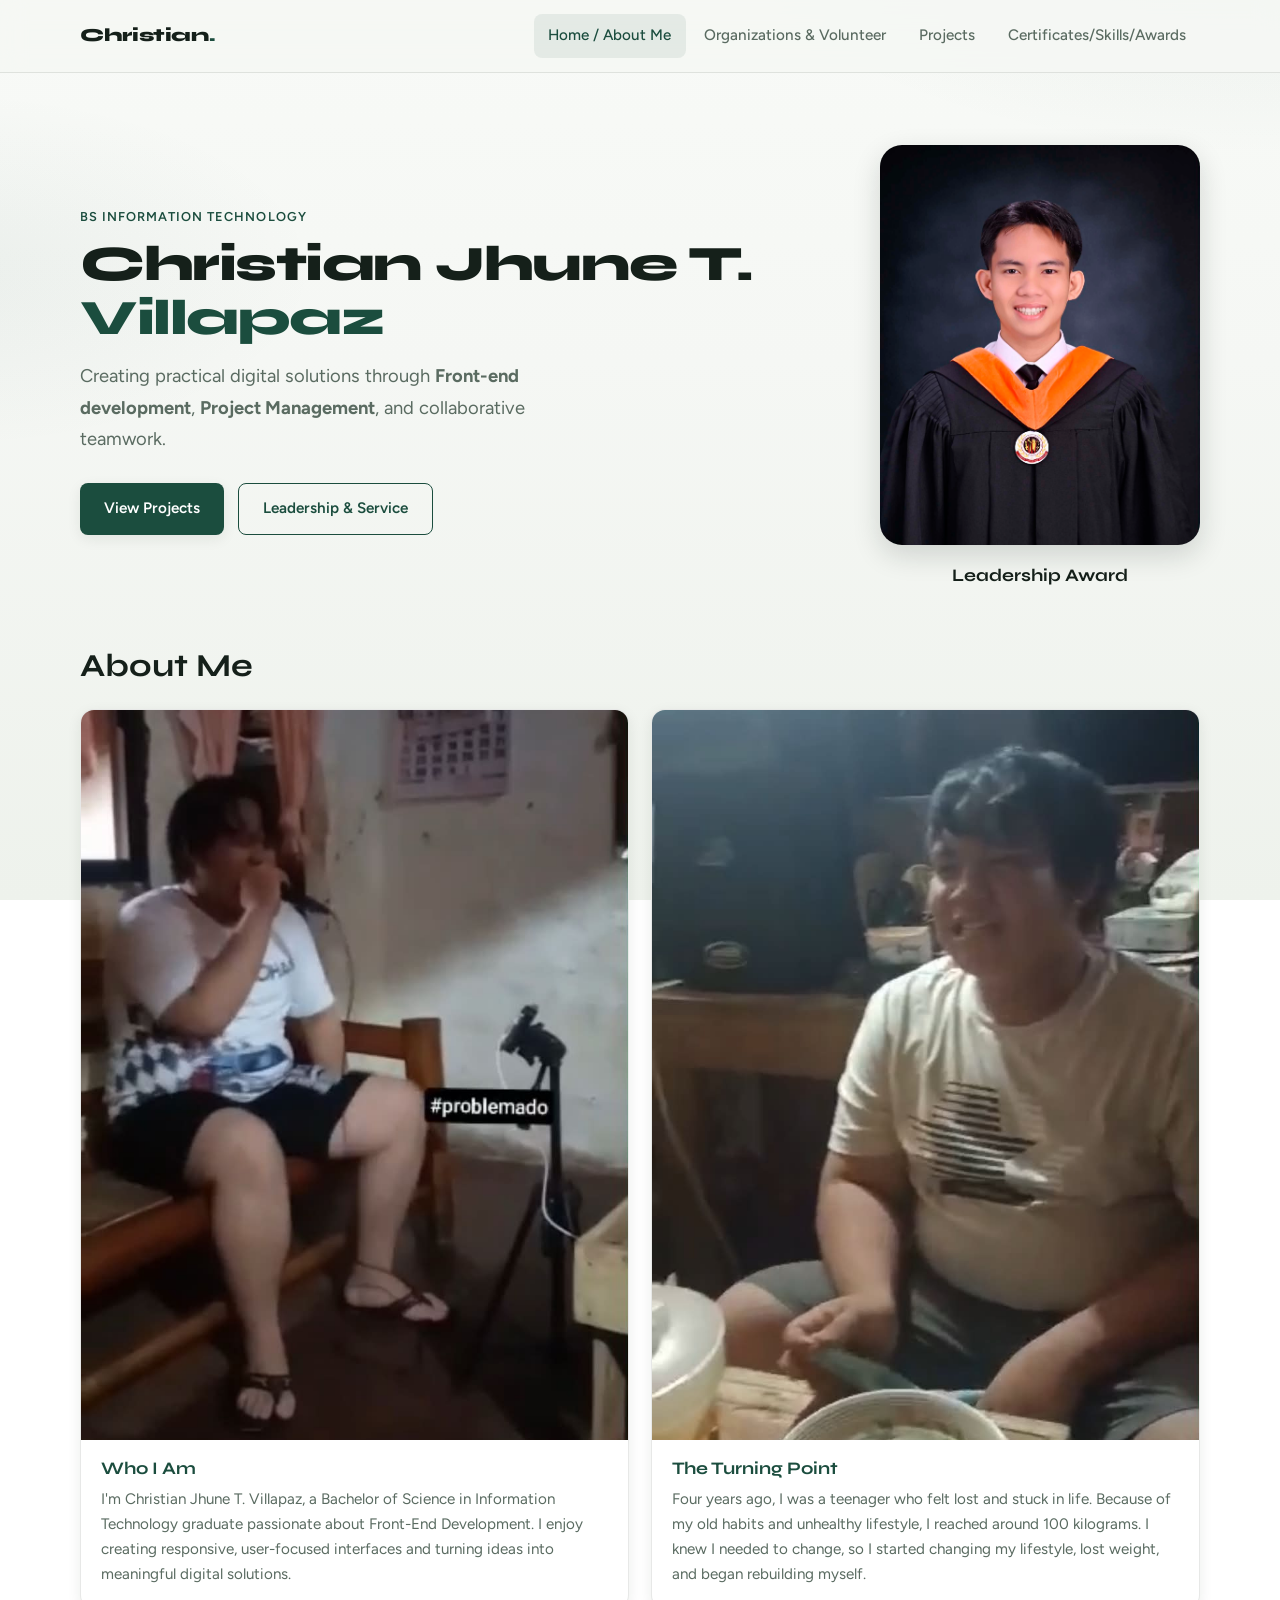
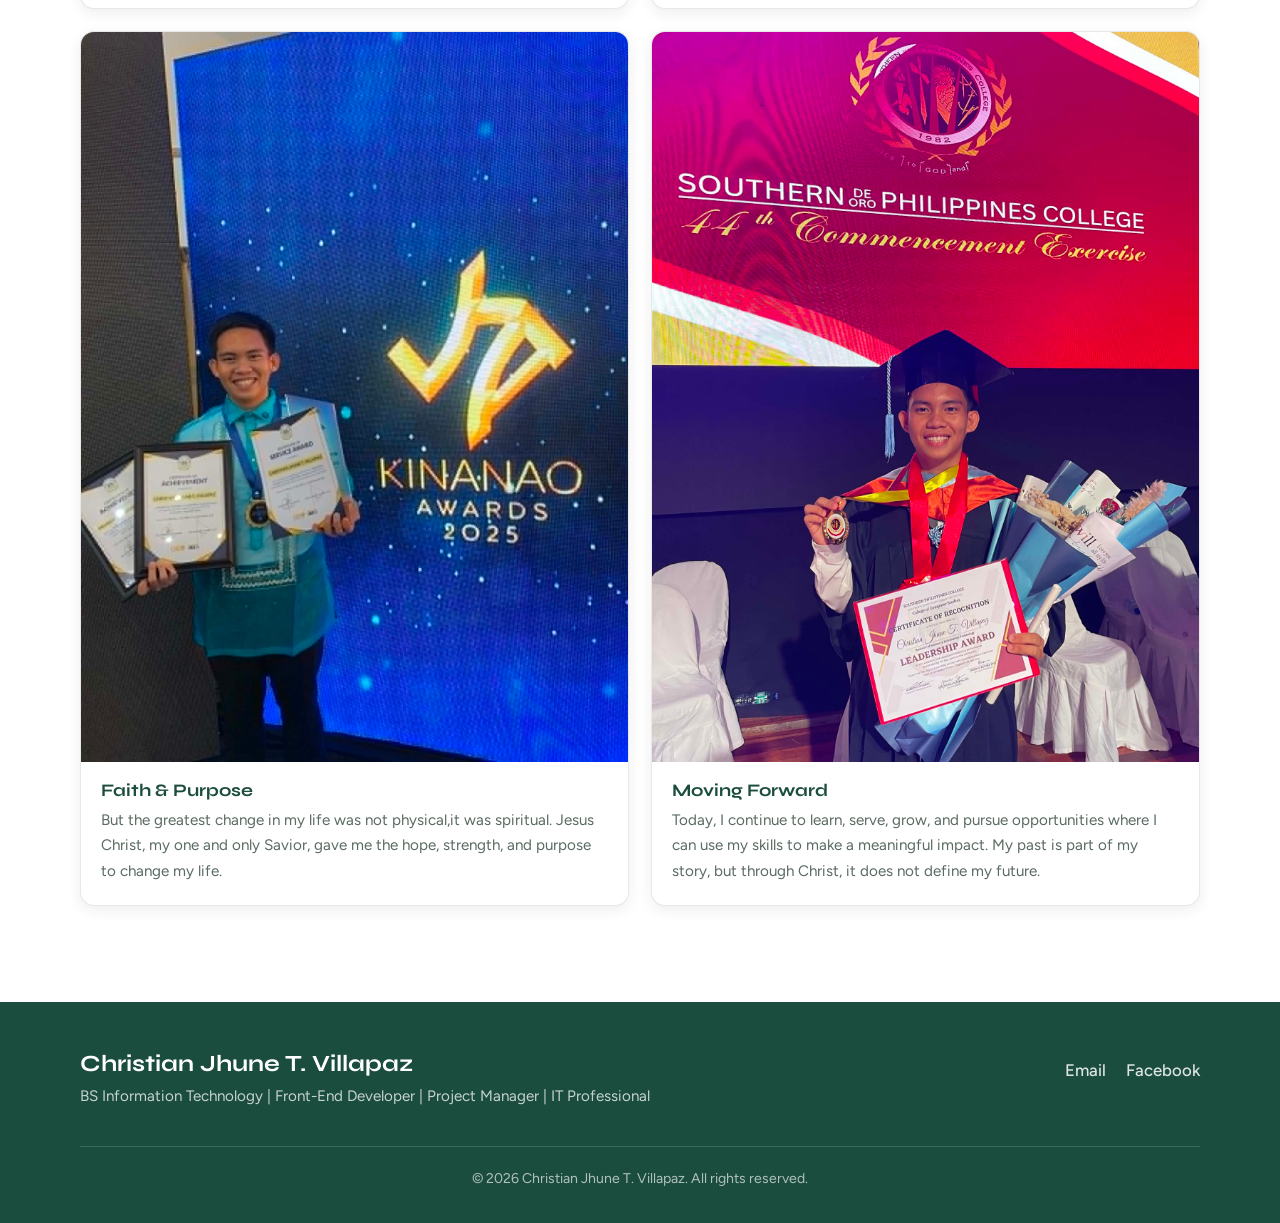
<file: index.html>
<!DOCTYPE html>
<html lang="en">
<head>
  <meta charset="UTF-8">
  <meta name="viewport" content="width=device-width, initial-scale=1.0">
  <meta name="description" content="Personal portfolio of Christian Jhune T. Villapaz — BS Information Technology graduate, web developer, and aspiring IT professional.">
  <title>Christian Jhune T. Villapaz | Portfolio</title>
  <link rel="stylesheet" href="css/style.css?v=10">
</head>
<body>
  <!-- Header -->
  <header class="site-header">
    <div class="container nav">
      <a class="logo" href="index.html">Christian<span>.</span></a>
      <button class="nav-toggle" type="button" aria-label="Open menu" aria-expanded="false" aria-controls="primary-nav">
        <span></span>
        <span></span>
        <span></span>
      </button>
      <nav id="primary-nav" class="nav-links" aria-label="Primary">
        <a href="index.html">Home / About Me</a>
        <a href="organizations.html">Organizations &amp; Volunteer</a>
        <a href="projects.html">Projects</a>
        <a href="certificates.html">Certificates/Skills/Awards</a>
      </nav>
    </div>
  </header>

  <main>
    <!-- Hero / Introduction -->
    <section class="hero" id="about">
      <div class="container">
        <!-- Text left + profile photo right (red box area) -->
        <div class="hero-top">
          <div class="hero-intro reveal">
            <p class="eyebrow">BS Information Technology</p>
            <h1 class="brand-name">Christian Jhune T. <span class="accent">Villapaz</span></h1>
            <p class="hero-tagline">
              Creating practical digital solutions through <strong>Front-end development</strong>, <strong>Project Management</strong>, and collaborative teamwork.
            </p>
            <div class="hero-actions">
              <a class="btn btn-primary" href="projects.html">View Projects</a>
              <a class="btn btn-outline" href="organizations.html">Leadership &amp; Service</a>
            </div>
          </div>

          <aside class="hero-profile reveal reveal-delay-1">
            <div class="profile-frame">
              <img src="images/profile.jpg" alt="Formal professional portrait of Christian Jhune T. Villapaz" width="800" height="1000">
            </div>
            <div class="profile-caption">
              <strong>Leadership Award</strong>
            </div>
          </aside>
        </div>

        <!-- Four story photos with descriptions -->
        <div class="story-section reveal">
          <h2 class="story-heading">About Me</h2>
          <div class="about-gallery" aria-label="Personal story through photos">
            <figure class="story-card">
              <div class="story-media">
                <img class="pos-top" src="images/About1.jpg" alt="Christian during an earlier chapter of his journey" width="800" height="1000" loading="eager">
              </div>
              <figcaption>
                <h3>Who I Am</h3>
                <p>I'm Christian Jhune T. Villapaz, a Bachelor of Science in Information Technology graduate passionate about Front-End Development. I enjoy creating responsive, user-focused interfaces and turning ideas into meaningful digital solutions.</p>
              </figcaption>
            </figure>

            <figure class="story-card">
              <div class="story-media">
                <img class="pos-face" src="images/About2.jpg" alt="Christian rebuilding his lifestyle and health" width="800" height="1000" loading="lazy">
              </div>
              <figcaption>
                <h3>The Turning Point</h3>
                <p>Four years ago, I was a teenager who felt lost and stuck in life. Because of my old habits and unhealthy lifestyle, I reached around 100 kilograms. I knew I needed to change, so I started changing my lifestyle, lost weight, and began rebuilding myself.</p>
              </figcaption>
            </figure>

            <figure class="story-card">
              <div class="story-media">
                <img class="pos-center" src="images/About3.jpg" alt="Christian finding strength and purpose through faith" width="800" height="1000" loading="lazy">
              </div>
              <figcaption>
                <h3>Faith &amp; Purpose</h3>
                <p>But the greatest change in my life was not physical,it was spiritual. Jesus Christ, my one and only Savior, gave me the hope, strength, and purpose to change my life.</p>
              </figcaption>
            </figure>

            <figure class="story-card">
              <div class="story-media">
                <img class="pos-diploma" src="images/About4.jpg" alt="Christian at graduation holding his Leadership Award certificate" width="800" height="1000" loading="lazy">
              </div>
              <figcaption>
                <h3>Moving Forward</h3>
                <p>Today, I continue to learn, serve, grow, and pursue opportunities where I can use my skills to make a meaningful impact. My past is part of my story, but through Christ, it does not define my future.</p>
              </figcaption>
            </figure>
          </div>
        </div>
      </div>
    </section>
  </main>

  <!-- Footer -->
  <footer class="site-footer">
    <div class="container footer-inner">
      <div class="footer-brand">
        <h2>Christian Jhune T. Villapaz</h2>
        <p>BS Information Technology | Front-End Developer | Project Manager | IT Professional</p>
      </div>
      <div class="footer-links">
        <a href="mailto:villapazchristianjhune@gmail.com">Email</a>
        <a href="https://web.facebook.com/christian.villapaz.5" target="_blank" rel="noopener noreferrer">Facebook</a>
      </div>
    </div>
    <div class="container footer-bottom">
      <p>&copy; <span id="year"></span> Christian Jhune T. Villapaz. All rights reserved.</p>
    </div>
  </footer>

  <!-- Back to top -->
  <button class="back-to-top" type="button" aria-label="Back to top">&uarr;</button>

  <!-- Shared lightbox (available if needed on this page) -->
  <div id="lightbox" class="lightbox" aria-hidden="true" role="dialog" aria-label="Image preview">
    <div class="lightbox-content">
      <button class="lightbox-close" type="button" aria-label="Close preview">&times;</button>
      <img class="lightbox-image" alt="">
      <p class="lightbox-caption"></p>
    </div>
  </div>

  <script src="js/script.js"></script>
  <script>
    document.getElementById("year").textContent = new Date().getFullYear();
  </script>
</body>
</html>
</file>
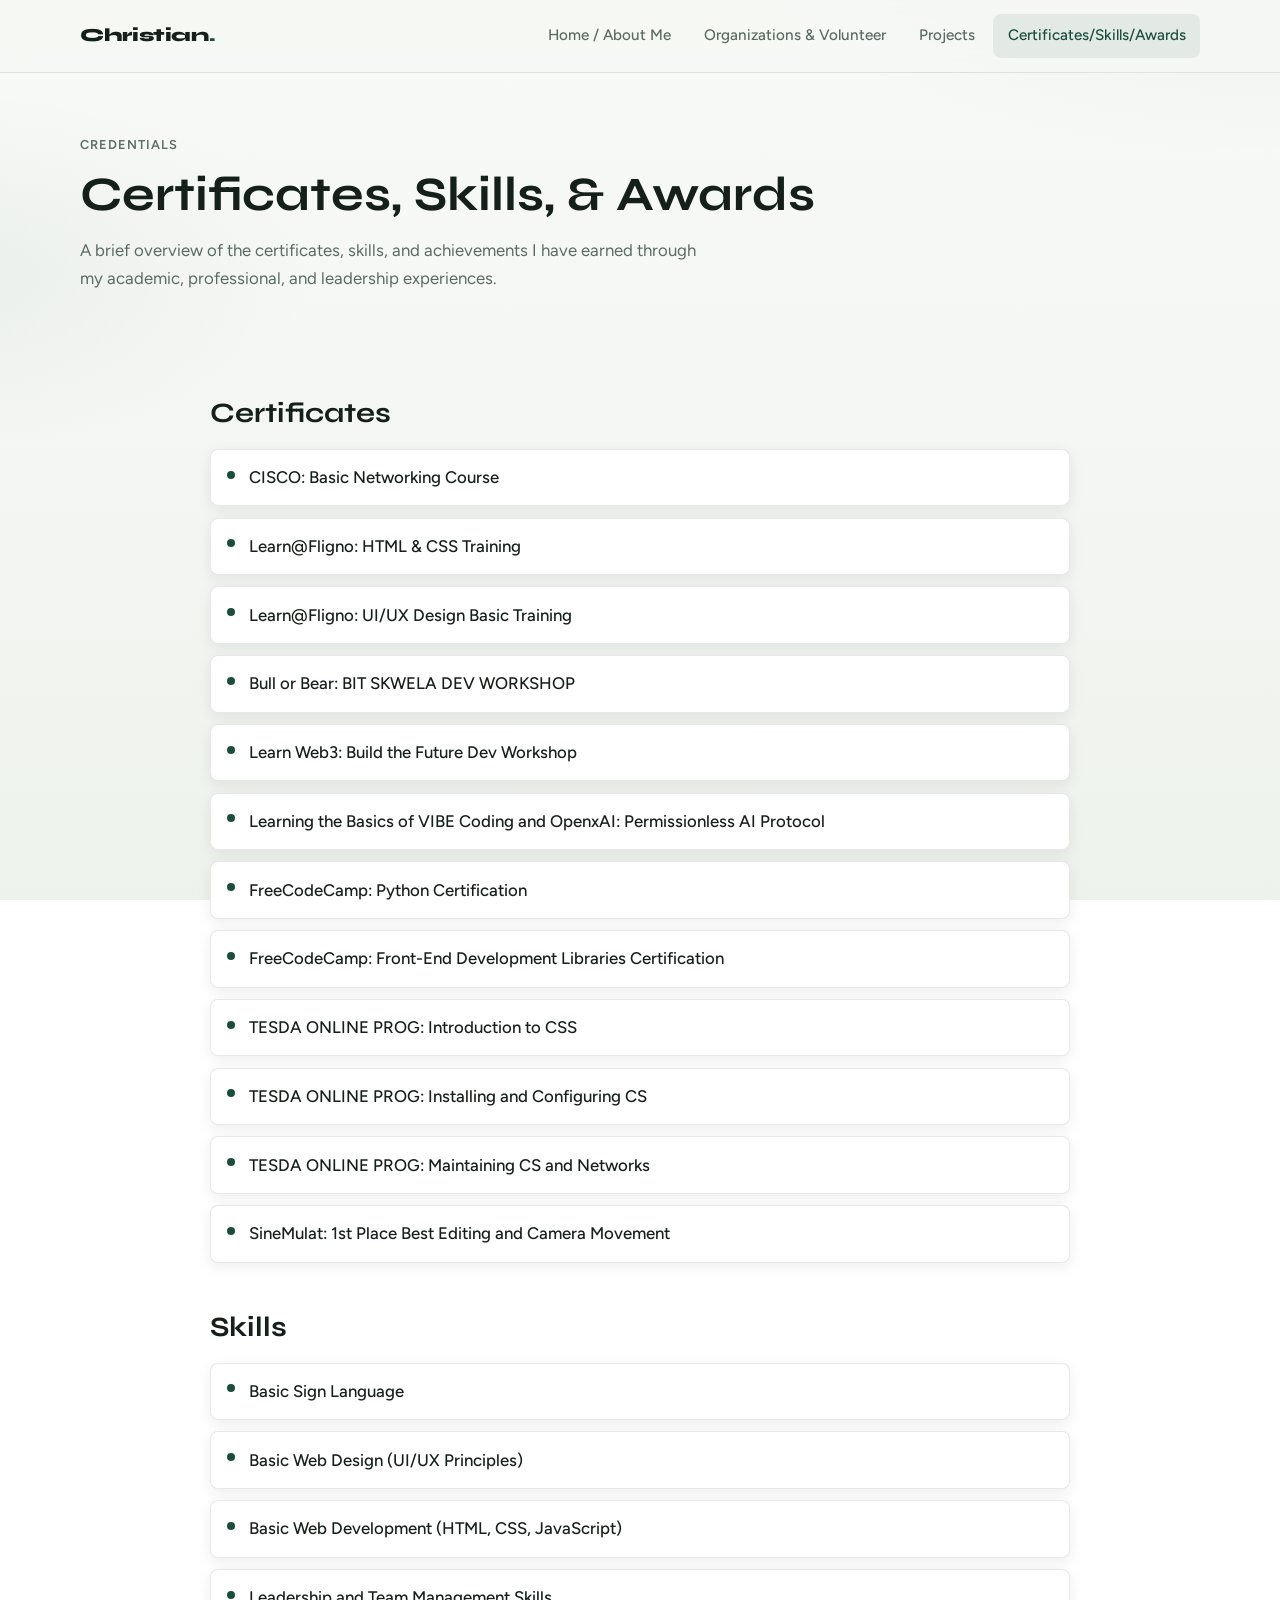
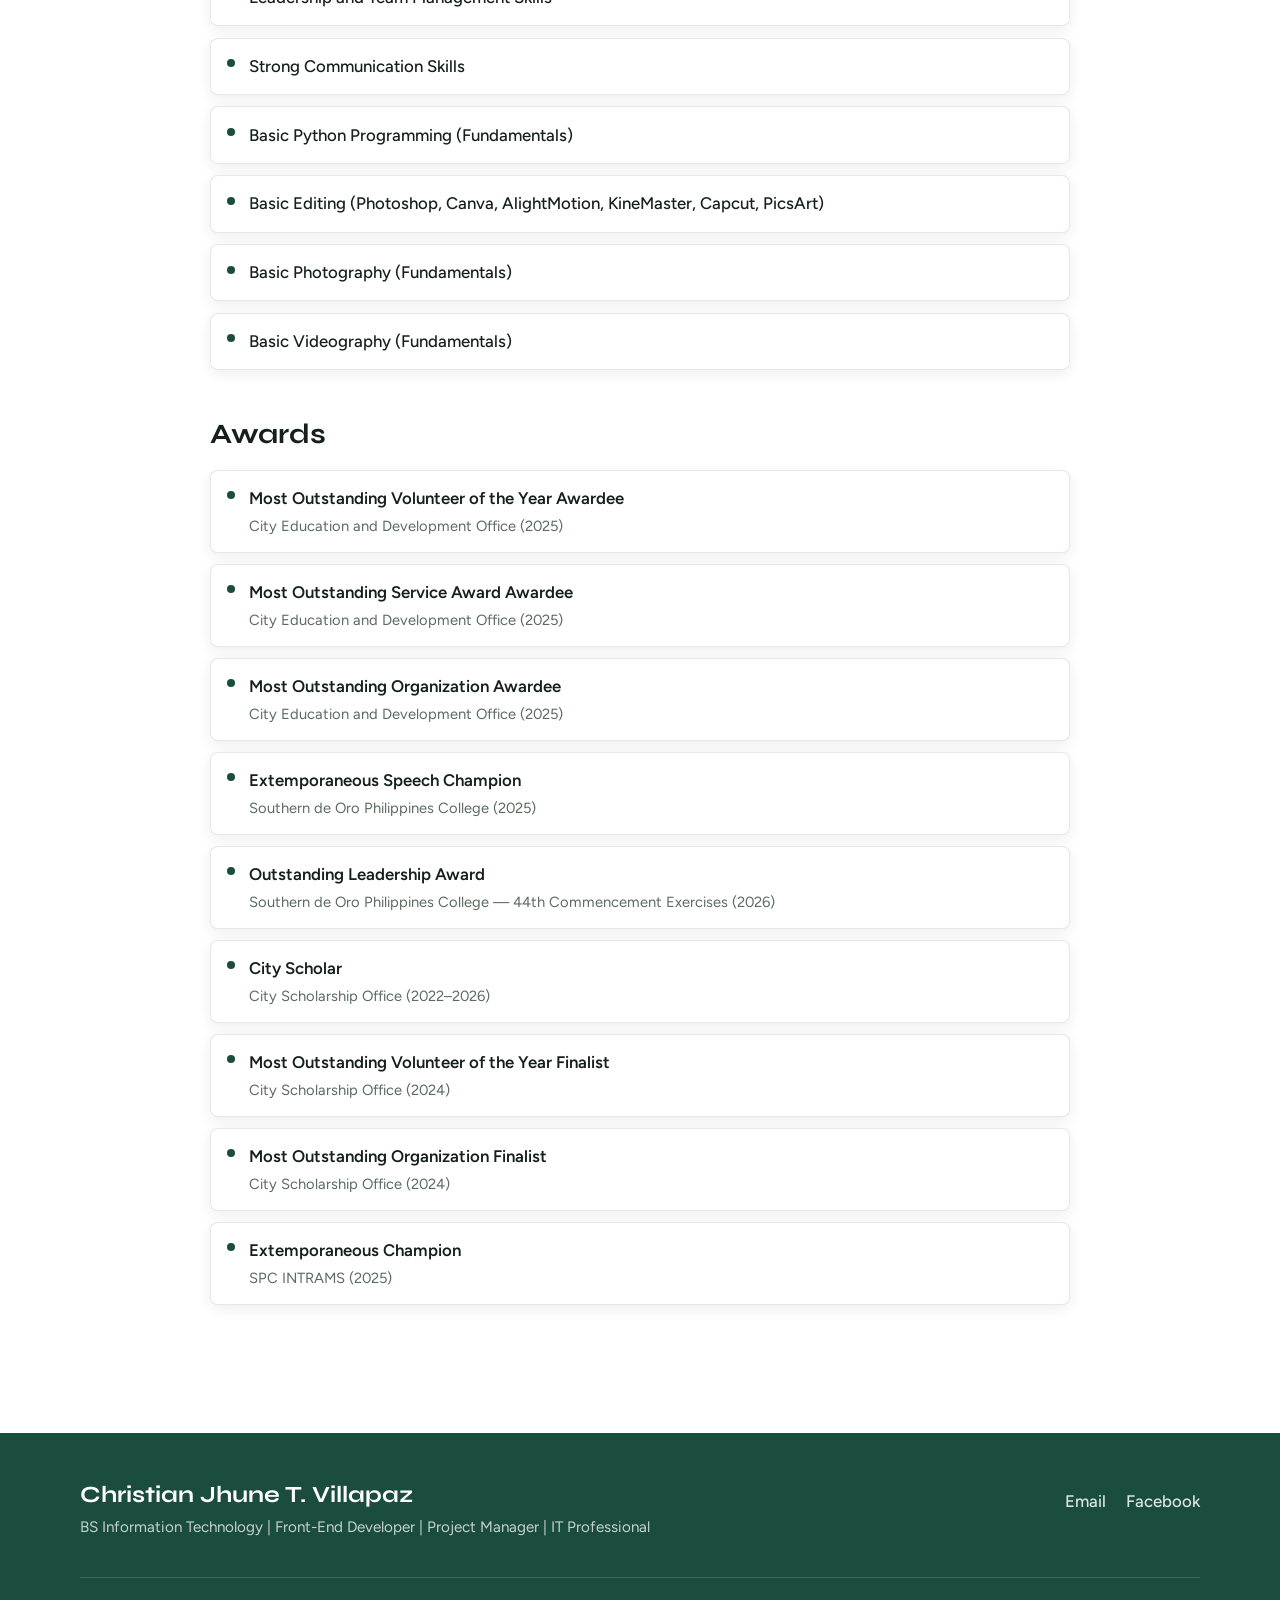
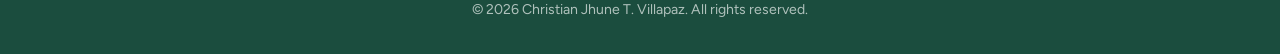
<file: certificates.html>
<!DOCTYPE html>
<html lang="en">
<head>
  <meta charset="UTF-8">
  <meta name="viewport" content="width=device-width, initial-scale=1.0">
  <meta name="description" content="Certificates, training, awards, and skills of Christian Jhune T. Villapaz.">
  <title>Certificates, Skills, &amp; Award   | Christian Jhune T. Villapaz</title>
  <link rel="stylesheet" href="css/style.css?v=6">
</head>
<body>
  <header class="site-header">
    <div class="container nav">
      <a class="logo" href="index.html">Christian<span>.</span></a>
      <button class="nav-toggle" type="button" aria-label="Open menu" aria-expanded="false" aria-controls="primary-nav">
        <span></span>
        <span></span>
        <span></span>
      </button>
      <nav id="primary-nav" class="nav-links" aria-label="Primary">
        <a href="index.html">Home / About Me</a>
        <a href="organizations.html">Organizations &amp; Volunteer</a>
        <a href="projects.html">Projects</a>
        <a href="certificates.html">Certificates/Skills/Awards</a>
      </nav>
    </div>
  </header>

  <main>
    <section class="page-banner">
      <div class="container reveal">
        <p class="eyebrow">Credentials</p>
        <h1>Certificates, Skills, &amp; Awards</h1>
        <p>A brief overview of the certificates, skills, and achievements I have earned through my academic, professional, and leadership experiences.</p>
      </div>
    </section>

    <section class="section">
      <div class="container certificates-content">
        <div class="cred-block reveal">
          <h2 class="cred-heading">Certificates</h2>
          <ul class="cred-list" aria-label="Certificates and awards">
            <li>CISCO: Basic Networking Course</li>
            <li>Learn@Fligno: HTML &amp; CSS Training</li>
            <li>Learn@Fligno: UI/UX Design Basic Training</li>
            <li>Bull or Bear: BIT SKWELA DEV WORKSHOP</li>
            <li>Learn Web3: Build the Future Dev Workshop</li>
            <li>Learning the Basics of VIBE Coding and OpenxAI: Permissionless AI Protocol</li>
            <li>FreeCodeCamp: Python Certification</li>
            <li>FreeCodeCamp: Front-End Development Libraries Certification</li>
            <li>TESDA ONLINE PROG: Introduction to CSS</li>
            <li>TESDA ONLINE PROG: Installing and Configuring CS</li>
            <li>TESDA ONLINE PROG: Maintaining CS and Networks</li>
            <li>SineMulat: 1st Place Best Editing and Camera Movement</li>
          </ul>
        </div>

        <div class="cred-block reveal reveal-delay-1">
          <h2 class="cred-heading">Skills</h2>
          <ul class="cred-list skills-list" aria-label="Skills">
            <li>Basic Sign Language</li>
            <li>Basic Web Design (UI/UX Principles)</li>
            <li>Basic Web Development (HTML, CSS, JavaScript)</li>
            <li>Leadership and Team Management Skills</li>
            <li>Strong Communication Skills</li>
            <li>Basic Python Programming (Fundamentals)</li>
            <li>Basic Editing (Photoshop, Canva, AlightMotion, KineMaster, Capcut, PicsArt)</li>
            <li>Basic Photography (Fundamentals)</li>
            <li>Basic Videography (Fundamentals)</li>
          </ul>
        </div>

        <div class="cred-block reveal reveal-delay-2">
          <h2 class="cred-heading">Awards</h2>
          <ul class="cred-list awards-list" aria-label="Awards">
            <li>
              <strong>Most Outstanding Volunteer of the Year Awardee</strong>
              <span>City Education and Development Office (2025)</span>
            </li>
            <li>
              <strong>Most Outstanding Service Award Awardee</strong>
              <span>City Education and Development Office (2025)</span>
            </li>
            <li>
              <strong>Most Outstanding Organization Awardee</strong>
              <span>City Education and Development Office (2025)</span>
            </li>
            <li>
              <strong>Extemporaneous Speech Champion</strong>
              <span>Southern de Oro Philippines College (2025)</span>
            </li>
            <li>
              <strong>Outstanding Leadership Award</strong>
              <span>Southern de Oro Philippines College — 44th Commencement Exercises (2026)</span>
            </li>
            <li>
              <strong>City Scholar</strong>
              <span>City Scholarship Office (2022–2026)</span>
            </li>
            <li>
              <strong>Most Outstanding Volunteer of the Year Finalist</strong>
              <span>City Scholarship Office (2024)</span>
            </li>
            <li>
              <strong>Most Outstanding Organization Finalist</strong>
              <span>City Scholarship Office (2024)</span>
            </li>
            <li>
              <strong>Extemporaneous Champion</strong>
              <span>SPC INTRAMS (2025)</span>
            </li>
          </ul>
        </div>
      </div>
    </section>
  </main>

  <footer class="site-footer">
    <div class="container footer-inner">
      <div class="footer-brand">
        <h2>Christian Jhune T. Villapaz</h2>
        <p>BS Information Technology | Front-End Developer | Project Manager | IT Professional</p>
      </div>
      <div class="footer-links">
        <a href="mailto:villapazchristianjhune@gmail.com">Email</a>
        <a href="https://web.facebook.com/christian.villapaz.5" target="_blank" rel="noopener noreferrer">Facebook</a>
      </div>
    </div>
    <div class="container footer-bottom">
      <p>&copy; <span id="year"></span> Christian Jhune T. Villapaz. All rights reserved.</p>
    </div>
  </footer>

  <button class="back-to-top" type="button" aria-label="Back to top">&uarr;</button>

  <div id="lightbox" class="lightbox" aria-hidden="true" role="dialog" aria-label="Image preview">
    <div class="lightbox-content">
      <button class="lightbox-close" type="button" aria-label="Close preview">&times;</button>
      <img class="lightbox-image" alt="">
      <p class="lightbox-caption"></p>
    </div>
  </div>

  <script src="js/script.js"></script>
  <script>
    document.getElementById("year").textContent = new Date().getFullYear();
  </script>
</body>
</html>
</file>
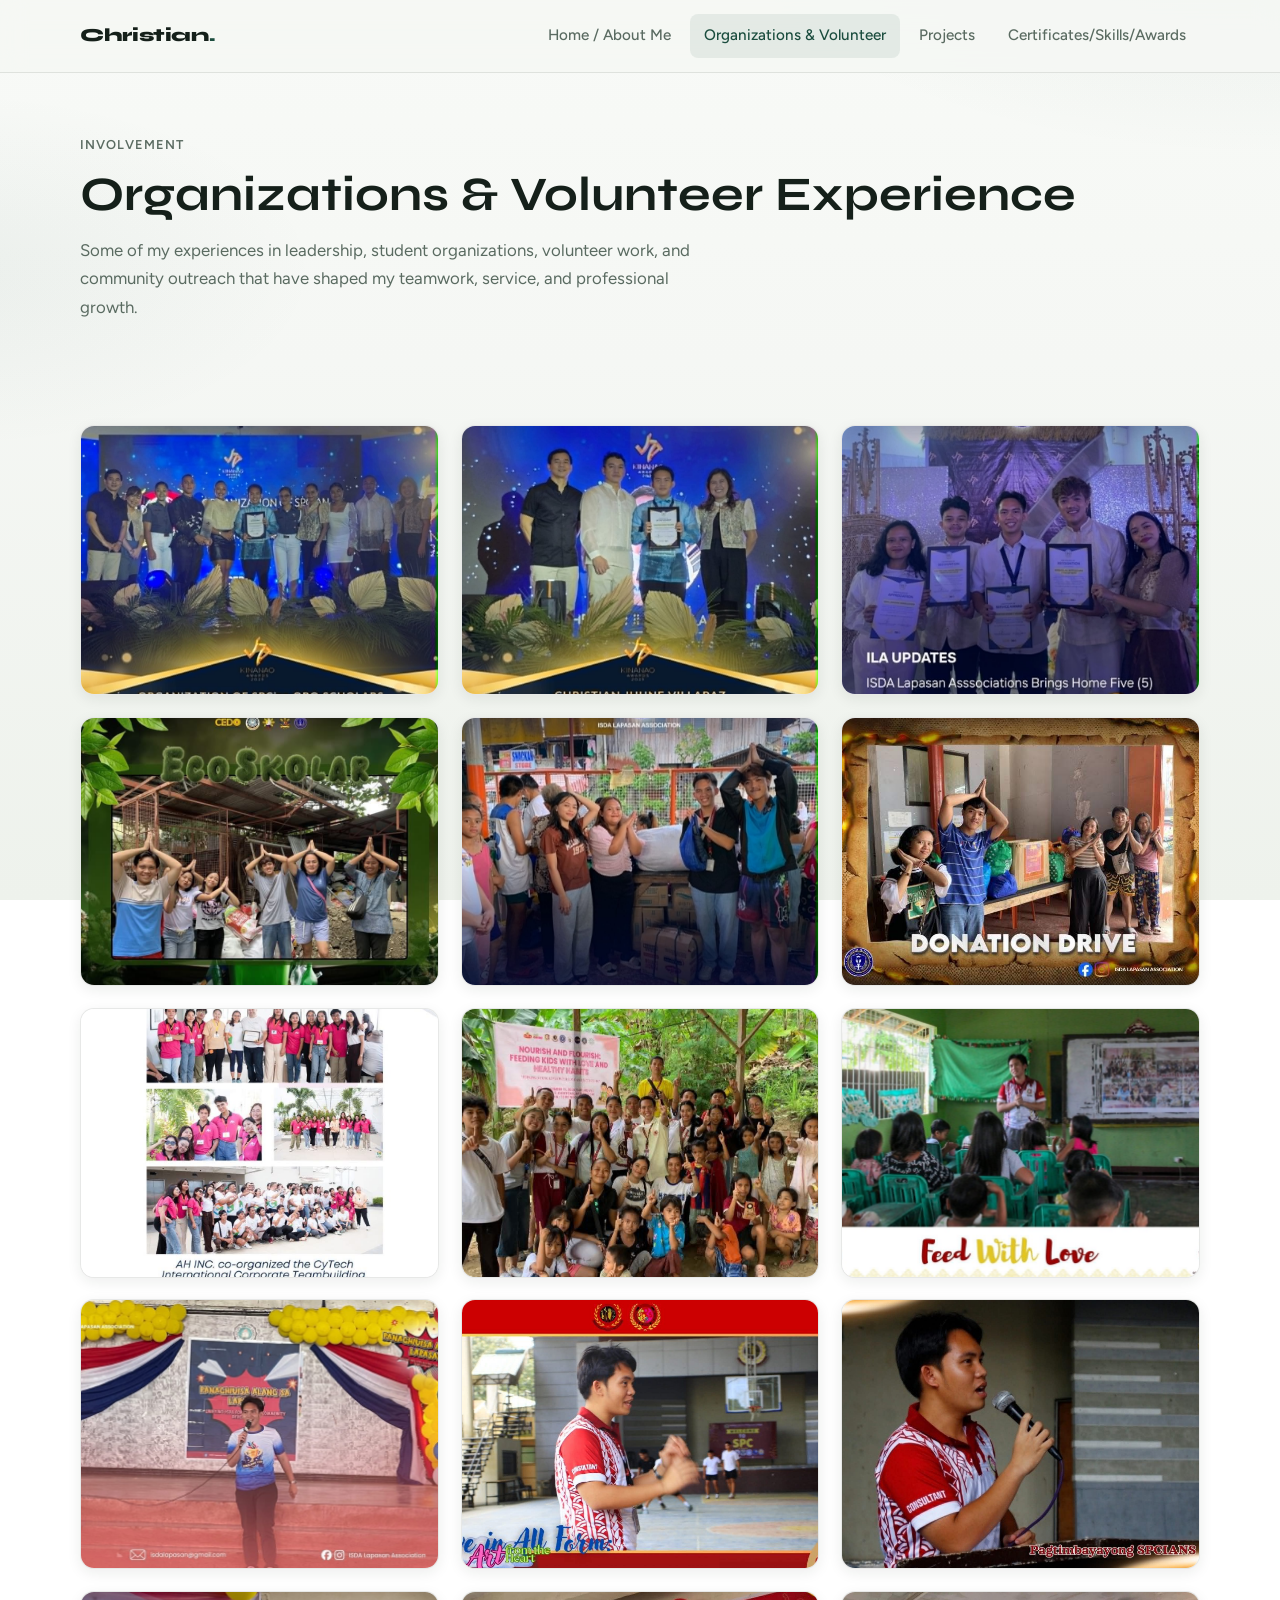
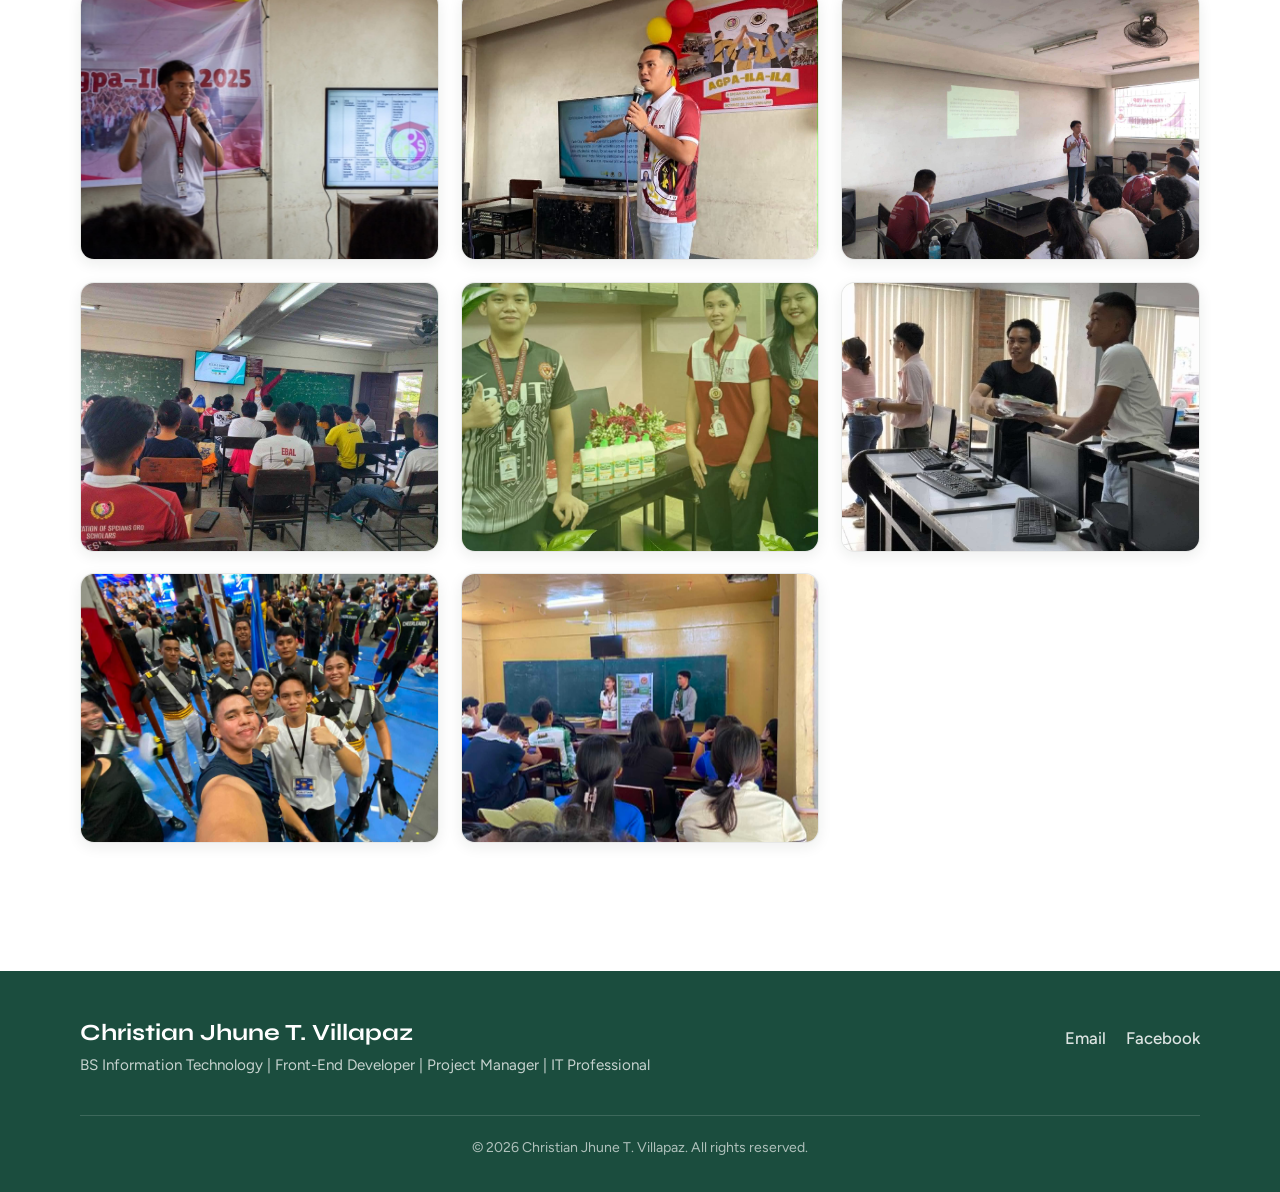
<file: organizations.html>
<!DOCTYPE html>
<html lang="en">
<head>
  <meta charset="UTF-8">
  <meta name="viewport" content="width=device-width, initial-scale=1.0">
  <meta name="description" content="Organizations, leadership, and volunteer experience of Christian Jhune T. Villapaz.">
  <title>Organizations &amp; Volunteer | Christian Jhune T. Villapaz</title>
  <link rel="stylesheet" href="css/style.css?v=3">
</head>
<body>
  <header class="site-header">
    <div class="container nav">
      <a class="logo" href="index.html">Christian<span>.</span></a>
      <button class="nav-toggle" type="button" aria-label="Open menu" aria-expanded="false" aria-controls="primary-nav">
        <span></span>
        <span></span>
        <span></span>
      </button>
      <nav id="primary-nav" class="nav-links" aria-label="Primary">
        <a href="index.html">Home / About Me</a>
        <a href="organizations.html">Organizations &amp; Volunteer</a>
        <a href="projects.html">Projects</a>
        <a href="certificates.html">Certificates/Skills/Awards</a>
      </nav>
    </div>
  </header>

  <main>
    <section class="page-banner">
      <div class="container reveal">
        <p class="eyebrow">Involvement</p>
        <h1>Organizations &amp; Volunteer Experience</h1>
        <p>
          Some of my experiences in leadership, student organizations, volunteer work, and community outreach that have shaped my teamwork, service, and professional growth.
        </p>
      </div>
    </section>

    <section class="section" aria-label="Organization and volunteer photo gallery">
      <div class="container">
        <div class="org-gallery">
          <figure class="org-item reveal" data-lightbox data-caption="Outstanding School-Based Organization">
            <div class="thumb">
              <img src="images/1.jpg" alt="Christian at an organization activity event" width="1000" height="750" loading="lazy">
            </div>
          </figure>

          <figure class="org-item reveal reveal-delay-1" data-lightbox data-caption="Outstanding Volunteer of the Year">
            <div class="thumb">
              <img src="images/2.jpg" alt="Christian participating in volunteer work" width="1000" height="750" loading="lazy">
            </div>
          </figure>

          <figure class="org-item reveal reveal-delay-2" data-lightbox data-caption="Service Award & Association Projects Recognition">
            <div class="thumb">
              <img src="images/3.jpg" alt="Christian leading a team during a leadership activity" width="1000" height="750" loading="lazy">
            </div>
          </figure>

          <figure class="org-item reveal" data-lightbox data-caption="Project EcoSkolar">
            <div class="thumb">
              <img src="images/4.jpg" alt="Christian involved in community outreach" width="1000" height="750" loading="lazy">
            </div>
          </figure>

          <figure class="org-item reveal reveal-delay-1" data-lightbox data-caption="Isda Lapasan Association Donation Drive">
            <div class="thumb">
              <img src="images/5.jpg" alt="Christian with a student organization group" width="1000" height="750" loading="lazy">
            </div>
          </figure>

          <figure class="org-item reveal reveal-delay-2" data-lightbox data-caption="Isda Lapasan Association Donation Drive">
            <div class="thumb">
              <img src="images/6.jpg" alt="Christian working on a community project" width="1000" height="750" loading="lazy">
            </div>
          </figure>

          <figure class="org-item reveal" data-lightbox data-caption="Andam Higala">
            <div class="thumb">
              <img src="images/7.jpg" alt="Christian attending an organization gathering" width="1000" height="750" loading="lazy">
            </div>
          </figure>

          <figure class="org-item reveal reveal-delay-1" data-lightbox data-caption="Feed With Love 1.0">
            <div class="thumb">
              <img src="images/8.jpg" alt="Christian assisting during a volunteer program" width="1000" height="750" loading="lazy">
            </div>
          </figure>

          <figure class="org-item reveal reveal-delay-2" data-lightbox data-caption="Feed With Love 2.0">
            <div class="thumb">
              <img src="images/9.jpg" alt="Christian facilitating a leadership session" width="1000" height="750" loading="lazy">
            </div>
          </figure>

          <figure class="org-item reveal" data-lightbox data-caption="ILA Panaghi-Usa">
            <div class="thumb">
              <img src="images/10.jpg" alt="Christian supporting a community outreach initiative" width="1000" height="750" loading="lazy">
            </div>
          </figure>

          <figure class="org-item reveal reveal-delay-1" data-lightbox data-caption="Love in All Form, Art from the Heart.">
            <div class="thumb">
              <img src="images/11.jpg" alt="Christian collaborating with organization teammates" width="1000" height="750" loading="lazy">
            </div>
          </figure>

          <figure class="org-item reveal reveal-delay-2" data-lightbox data-caption="Pagtimbayayong SPCian's Assembly.">
            <div class="thumb">
              <img src="images/12.jpg" alt="Christian participating in a campus organization event" width="1000" height="750" loading="lazy">
            </div>
          </figure>

          <figure class="org-item reveal" data-lightbox data-caption="Agpa-Ila-Ila 1.0">
            <div class="thumb">
              <img src="images/13.jpg" alt="Christian supporting a service initiative" width="1000" height="750" loading="lazy">
            </div>
          </figure>

          <figure class="org-item reveal reveal-delay-1" data-lightbox data-caption="Agpa-ila-Ila 2.0">
            <div class="thumb">
              <img src="images/14.jpg" alt="Christian involved in youth leadership activities" width="1000" height="750" loading="lazy">
            </div>
          </figure>

          <figure class="org-item reveal reveal-delay-2" data-lightbox data-caption="Agpa-ila-Ila 3.0">
            <div class="thumb">
              <img src="images/15.jpg" alt="Christian joining an outreach program" width="1000" height="750" loading="lazy">
            </div>
          </figure>

          <figure class="org-item reveal" data-lightbox data-caption="Organization Meeting">
            <div class="thumb">
              <img src="images/16.jpg" alt="Christian during an organization meeting" width="1000" height="750" loading="lazy">
            </div>
          </figure>

          <figure class="org-item reveal reveal-delay-1" data-lightbox data-caption="Project Paghinlo">
            <div class="thumb">
              <img src="images/17.jpg" alt="Christian helping in a volunteer drive" width="1000" height="750" loading="lazy">
            </div>
          </figure>

          <figure class="org-item reveal reveal-delay-2" data-lightbox data-caption="Santa Higala">
            <div class="thumb">
              <img src="images/18.jpg" alt="Christian attending leadership training" width="1000" height="750" loading="lazy">
            </div>
          </figure>

          <figure class="org-item reveal" data-lightbox data-caption="ScholarsCup">
            <div class="thumb">
              <img src="images/19.jpg" alt="Christian doing community service work" width="1000" height="750" loading="lazy">
            </div>
          </figure>

          <figure class="org-item reveal reveal-delay-1" data-lightbox data-caption="Room to Room Career Guidance">
            <div class="thumb">
              <img src="images/20.jpg" alt="Christian in a student leadership role" width="1000" height="750" loading="lazy">
            </div>
          </figure>
        </div>
      </div>
    </section>
  </main>

  <footer class="site-footer">
    <div class="container footer-inner">
      <div class="footer-brand">
        <h2>Christian Jhune T. Villapaz</h2>
        <p>BS Information Technology | Front-End Developer | Project Manager | IT Professional</p>
      </div>
      <div class="footer-links">
        <a href="mailto:villapazchristianjhune@gmail.com">Email</a>
        <a href="https://web.facebook.com/christian.villapaz.5" target="_blank" rel="noopener noreferrer">Facebook</a>
      </div>
    </div>
    <div class="container footer-bottom">
      <p>&copy; <span id="year"></span> Christian Jhune T. Villapaz. All rights reserved.</p>
    </div>
  </footer>

  <button class="back-to-top" type="button" aria-label="Back to top">&uarr;</button>

  <div id="lightbox" class="lightbox" aria-hidden="true" role="dialog" aria-label="Image preview">
    <div class="lightbox-content">
      <button class="lightbox-close" type="button" aria-label="Close preview">&times;</button>
      <img class="lightbox-image" alt="">
      <p class="lightbox-caption"></p>
    </div>
  </div>

  <script src="js/script.js"></script>
  <script>
    document.getElementById("year").textContent = new Date().getFullYear();
  </script>
</body>
</html>
</file>
<file: css/style.css>
/* =========================================================
   Christian Jhune T. Villapaz — Portfolio Styles
   Minimal, professional, responsive
   ========================================================= */

/* ---------- Google Fonts ---------- */
@import url("https://fonts.googleapis.com/css2?family=Figtree:wght@400;500;600;700&family=Syne:wght@600;700;800&display=swap");

/* ---------- CSS Variables ---------- */
:root {
  --color-bg: #f5f7f4;
  --color-bg-alt: #eef2ec;
  --color-surface: #ffffff;
  --color-text: #15201a;
  --color-muted: #5a6b61;
  --color-accent: #1b4d3e;
  --color-accent-hover: #14382d;
  --color-accent-soft: rgba(27, 77, 62, 0.08);
  --color-border: rgba(21, 32, 26, 0.1);
  --color-shadow: rgba(21, 32, 26, 0.08);
  --color-shadow-strong: rgba(21, 32, 26, 0.16);

  --font-display: "Syne", sans-serif;
  --font-body: "Figtree", sans-serif;

  --radius-sm: 8px;
  --radius-md: 14px;
  --radius-lg: 22px;
  --radius-full: 50%;

  --shadow-sm: 0 4px 14px var(--color-shadow);
  --shadow-md: 0 10px 28px var(--color-shadow-strong);

  --container: 1120px;
  --nav-height: 72px;
  --transition: 0.28s ease;
}

/* ---------- Reset & Base ---------- */
*,
*::before,
*::after {
  box-sizing: border-box;
  margin: 0;
  padding: 0;
}

html {
  scroll-behavior: smooth;
}

body {
  font-family: var(--font-body);
  font-size: 1.05rem;
  line-height: 1.7;
  color: var(--color-text);
  background:
    radial-gradient(ellipse 80% 50% at 100% -10%, rgba(27, 77, 62, 0.07), transparent 55%),
    radial-gradient(ellipse 60% 40% at -5% 30%, rgba(27, 77, 62, 0.05), transparent 50%),
    linear-gradient(180deg, #f8faf7 0%, var(--color-bg) 40%, var(--color-bg-alt) 100%);
  background-attachment: fixed;
  min-height: 100vh;
  overflow-x: hidden;
}

img {
  max-width: 100%;
  height: auto;
  display: block;
}

a {
  color: var(--color-accent);
  text-decoration: none;
  transition: color var(--transition), opacity var(--transition);
}

a:hover {
  color: var(--color-accent-hover);
}

ul {
  list-style: none;
}

button {
  font-family: inherit;
  cursor: pointer;
  border: none;
  background: none;
}

h1,
h2,
h3,
h4 {
  font-family: var(--font-display);
  line-height: 1.2;
  font-weight: 700;
  color: var(--color-text);
}

/* ---------- Utilities ---------- */
.container {
  width: min(100% - 2.5rem, var(--container));
  margin-inline: auto;
}

.section {
  padding: 5rem 0;
}

.section-header {
  max-width: 640px;
  margin-bottom: 2.75rem;
}

.section-header h2 {
  font-size: clamp(1.85rem, 3.5vw, 2.5rem);
  margin-bottom: 0.75rem;
}

.section-header p {
  color: var(--color-muted);
  font-size: 1.05rem;
}

.eyebrow {
  display: inline-block;
  font-family: var(--font-body);
  font-size: 0.8rem;
  font-weight: 600;
  letter-spacing: 0.08em;
  text-transform: uppercase;
  color: var(--color-accent);
  margin-bottom: 0.65rem;
}

.btn {
  display: inline-flex;
  align-items: center;
  justify-content: center;
  gap: 0.4rem;
  min-height: 48px;
  padding: 0.75rem 1.5rem;
  border-radius: var(--radius-sm);
  font-weight: 600;
  font-size: 0.95rem;
  transition: background var(--transition), color var(--transition),
    transform var(--transition), box-shadow var(--transition);
}

.btn-primary {
  background: var(--color-accent);
  color: #fff;
  box-shadow: var(--shadow-sm);
}

.btn-primary:hover {
  background: var(--color-accent-hover);
  color: #fff;
  transform: translateY(-2px);
  box-shadow: var(--shadow-md);
}

.btn-outline {
  border: 1.5px solid var(--color-accent);
  color: var(--color-accent);
  background: transparent;
}

.btn-outline:hover {
  background: var(--color-accent);
  color: #fff;
  transform: translateY(-2px);
}

.badge {
  display: inline-block;
  padding: 0.28rem 0.7rem;
  border-radius: var(--radius-sm);
  font-size: 0.78rem;
  font-weight: 600;
  background: var(--color-accent-soft);
  color: var(--color-accent);
}

.sr-only {
  position: absolute;
  width: 1px;
  height: 1px;
  padding: 0;
  margin: -1px;
  overflow: hidden;
  clip: rect(0, 0, 0, 0);
  border: 0;
}

/* ---------- Header / Navigation ---------- */
.site-header {
  position: sticky;
  top: 0;
  z-index: 1000;
  background: rgba(245, 247, 244, 0.88);
  backdrop-filter: blur(12px);
  border-bottom: 1px solid var(--color-border);
}

.nav {
  display: flex;
  align-items: center;
  justify-content: space-between;
  height: var(--nav-height);
  gap: 1rem;
}

.logo {
  font-family: var(--font-display);
  font-weight: 800;
  font-size: 1.15rem;
  color: var(--color-text);
  letter-spacing: -0.02em;
}

.logo span {
  color: var(--color-accent);
}

.nav-links {
  display: flex;
  align-items: center;
  gap: 0.25rem;
}

.nav-links a {
  position: relative;
  padding: 0.55rem 0.9rem;
  color: var(--color-muted);
  font-weight: 500;
  font-size: 0.95rem;
  border-radius: var(--radius-sm);
}

.nav-links a:hover,
.nav-links a.active {
  color: var(--color-accent);
  background: var(--color-accent-soft);
}

.nav-toggle {
  display: none;
  width: 44px;
  height: 44px;
  border-radius: var(--radius-sm);
  align-items: center;
  justify-content: center;
  flex-direction: column;
  gap: 5px;
  background: var(--color-surface);
  border: 1px solid var(--color-border);
}

.nav-toggle span {
  display: block;
  width: 20px;
  height: 2px;
  background: var(--color-text);
  border-radius: 2px;
  transition: transform var(--transition), opacity var(--transition);
}

.nav-toggle[aria-expanded="true"] span:nth-child(1) {
  transform: translateY(7px) rotate(45deg);
}

.nav-toggle[aria-expanded="true"] span:nth-child(2) {
  opacity: 0;
}

.nav-toggle[aria-expanded="true"] span:nth-child(3) {
  transform: translateY(-7px) rotate(-45deg);
}

/* ---------- Hero / About ---------- */
.hero {
  padding: 4.5rem 0 3rem;
}

/* Side-by-side: text left, profile right */
.hero-top {
  display: flex;
  flex-direction: row;
  flex-wrap: nowrap;
  align-items: center;
  justify-content: space-between;
  gap: 2.5rem;
  margin-bottom: 3.5rem;
}

.hero-intro {
  flex: 1 1 0;
  min-width: 0;
  max-width: none;
}

.brand-name {
  font-family: var(--font-display);
  font-size: clamp(2rem, 4.2vw, 3.1rem);
  font-weight: 800;
  letter-spacing: -0.03em;
  line-height: 1.08;
  margin-bottom: 1rem;
  color: var(--color-text);
}

.brand-name .accent {
  color: var(--color-accent);
}

.hero-tagline {
  font-size: clamp(1.05rem, 2vw, 1.15rem);
  color: var(--color-muted);
  max-width: 520px;
  margin-bottom: 1.75rem;
}

.hero-actions {
  display: flex;
  flex-wrap: wrap;
  gap: 0.85rem;
}

.hero-profile {
  flex: 0 0 320px;
  width: 320px;
  display: flex;
  flex-direction: column;
  align-items: center;
  justify-content: center;
}

.profile-frame {
  position: relative;
  width: 100%;
  max-width: 320px;
  border-radius: var(--radius-lg);
  overflow: hidden;
  box-shadow: var(--shadow-md);
  aspect-ratio: 4 / 5;
  background: var(--color-accent-soft);
}

.profile-frame img {
  width: 100%;
  height: 100%;
  object-fit: cover;
  object-position: center 12%;
}

.profile-caption {
  margin-top: 1rem;
  text-align: center;
}

.profile-caption strong {
  display: block;
  font-family: var(--font-display);
  font-size: 1.1rem;
}

.profile-caption span {
  color: var(--color-muted);
  font-size: 0.95rem;
}

.story-section {
  margin-top: 0.5rem;
}

.story-heading {
  font-size: clamp(1.6rem, 3vw, 2rem);
  margin-bottom: 1.5rem;
}

.about-gallery {
  display: grid;
  grid-template-columns: 1fr 1fr;
  gap: 1.35rem;
}

.story-card {
  display: flex;
  flex-direction: column;
  overflow: hidden;
  border-radius: var(--radius-md);
  box-shadow: var(--shadow-sm);
  background: var(--color-surface);
  border: 1px solid var(--color-border);
  transition: transform var(--transition), box-shadow var(--transition);
}

.story-card:hover {
  transform: translateY(-4px);
  box-shadow: var(--shadow-md);
}

.story-media {
  /* Portrait frame so vertical photos show face + lower details */
  aspect-ratio: 3 / 4;
  overflow: hidden;
  background: var(--color-bg-alt);
}

.story-media img {
  width: 100%;
  height: 100%;
  object-fit: cover;
  transition: transform 0.45s ease;
}

/* Per-photo focus so faces / certificate stay visible */
.story-media img.pos-top {
  object-position: center 12%;
}

.story-media img.pos-face {
  object-position: center 18%;
}

.story-media img.pos-center {
  object-position: center 28%;
}

.story-media img.pos-diploma {
  /* Keep face and the certificate in frame */
  object-position: center 42%;
}

.story-card:hover .story-media img {
  transform: scale(1.05);
}

.story-card figcaption {
  padding: 1.15rem 1.25rem 1.35rem;
  display: flex;
  flex-direction: column;
  gap: 0.45rem;
  flex: 1;
}

.story-card figcaption h3 {
  font-size: 1.1rem;
  color: var(--color-accent);
}

.story-card figcaption p {
  color: var(--color-muted);
  font-size: 0.95rem;
  line-height: 1.65;
}

/* ---------- Page Banner (inner pages) ---------- */
.page-banner {
  padding: 3.5rem 0 1.5rem;
}

.page-banner h1 {
  font-size: clamp(2rem, 4.5vw, 3rem);
  margin-bottom: 0.75rem;
}

.page-banner p {
  color: var(--color-muted);
  max-width: 620px;
}

/* ---------- Organizations Gallery ---------- */
.org-gallery {
  display: grid;
  grid-template-columns: repeat(3, 1fr);
  gap: 1.35rem;
}

.org-item {
  background: var(--color-surface);
  border-radius: var(--radius-md);
  overflow: hidden;
  border: 1px solid var(--color-border);
  box-shadow: var(--shadow-sm);
  transition: transform var(--transition), box-shadow var(--transition);
  cursor: pointer;
}

.org-item:hover {
  transform: translateY(-4px);
  box-shadow: var(--shadow-md);
}

.org-item .thumb {
  aspect-ratio: 4 / 3;
  overflow: hidden;
  background: var(--color-bg-alt);
}

.org-item img {
  width: 100%;
  height: 100%;
  object-fit: cover;
  transition: transform 0.45s ease;
}

.org-item:hover img {
  transform: scale(1.05);
}

.org-item figcaption {
  padding: 0.9rem 1rem 1.1rem;
  font-size: 0.92rem;
  font-weight: 600;
  color: var(--color-text);
}

/* ---------- Projects ---------- */
.projects-grid {
  display: grid;
  grid-template-columns: repeat(2, 1fr);
  gap: 1.75rem;
}

.project-card {
  background: var(--color-surface);
  border-radius: var(--radius-md);
  overflow: hidden;
  border: 1px solid var(--color-border);
  box-shadow: var(--shadow-sm);
  transition: transform var(--transition), box-shadow var(--transition);
  display: flex;
  flex-direction: column;
}

.project-card:hover {
  transform: translateY(-5px);
  box-shadow: var(--shadow-md);
}

.project-media {
  aspect-ratio: 16 / 10;
  overflow: hidden;
  background: var(--color-bg-alt);
  cursor: pointer;
}

.project-media img {
  width: 100%;
  height: 100%;
  object-fit: cover;
  transition: transform 0.45s ease;
}

.project-card:hover .project-media img {
  transform: scale(1.05);
}

.project-body {
  padding: 1.4rem 1.5rem 1.6rem;
  display: flex;
  flex-direction: column;
  flex: 1;
  gap: 0.75rem;
}

.project-body h3 {
  font-size: 1.2rem;
}

.project-body p {
  color: var(--color-muted);
  font-size: 0.98rem;
  flex: 1;
}

.tech-list {
  display: flex;
  flex-wrap: wrap;
  gap: 0.45rem;
}

.project-actions {
  margin-top: 0.35rem;
}

/* ---------- Certificates ---------- */
.certificates-content {
  max-width: 860px;
}

.cred-block + .cred-block {
  margin-top: 3rem;
}

.cred-heading {
  font-size: clamp(1.4rem, 2.5vw, 1.75rem);
  margin-bottom: 1.15rem;
  color: var(--color-text);
}

.cred-list {
  display: grid;
  gap: 0.7rem;
}

.cred-list li {
  position: relative;
  padding: 0.95rem 1.15rem 0.95rem 2.35rem;
  background: var(--color-surface);
  border: 1px solid var(--color-border);
  border-radius: var(--radius-sm);
  box-shadow: var(--shadow-sm);
  color: var(--color-text);
  font-weight: 500;
  line-height: 1.5;
}

.cred-list li::before {
  content: "";
  position: absolute;
  left: 1rem;
  top: 1.3rem;
  width: 8px;
  height: 8px;
  border-radius: var(--radius-full);
  background: var(--color-accent);
}

.awards-list li {
  display: flex;
  flex-direction: column;
  gap: 0.2rem;
  padding-top: 0.95rem;
  padding-bottom: 0.95rem;
}

.awards-list li strong {
  font-weight: 600;
  color: var(--color-text);
}

.awards-list li span {
  display: block;
  font-weight: 400;
  font-size: 0.92rem;
  color: var(--color-muted);
}

.awards-list li::before {
  top: 1.25rem;
}

.certificates-content > p {
  color: var(--color-muted);
  margin-bottom: 1.1rem;
}

.cert-list {
  margin-top: 2rem;
  display: grid;
  gap: 0.85rem;
}

.cert-list li {
  display: flex;
  align-items: flex-start;
  gap: 0.85rem;
  padding: 1rem 1.15rem;
  background: var(--color-surface);
  border: 1px solid var(--color-border);
  border-radius: var(--radius-sm);
  box-shadow: var(--shadow-sm);
}

.cert-list .dot {
  flex-shrink: 0;
  width: 10px;
  height: 10px;
  margin-top: 0.45rem;
  border-radius: var(--radius-full);
  background: var(--color-accent);
}

.cert-list strong {
  display: block;
  font-weight: 600;
  margin-bottom: 0.15rem;
}

.cert-list span {
  color: var(--color-muted);
  font-size: 0.95rem;
}

/* ---------- Footer ---------- */
.site-footer {
  margin-top: 3rem;
  padding: 3rem 0 2rem;
  background: var(--color-accent);
  color: rgba(255, 255, 255, 0.88);
}

.footer-inner {
  display: flex;
  flex-wrap: wrap;
  justify-content: space-between;
  gap: 2rem;
  align-items: flex-start;
}

.footer-brand h2 {
  color: #fff;
  font-size: 1.45rem;
  margin-bottom: 0.4rem;
}

.footer-brand p {
  color: rgba(255, 255, 255, 0.75);
  font-size: 0.95rem;
}

.footer-links {
  display: flex;
  flex-wrap: wrap;
  gap: 0.65rem 1.25rem;
}

.footer-links a {
  color: rgba(255, 255, 255, 0.85);
  font-weight: 500;
  padding: 0.35rem 0;
  border-bottom: 1px solid transparent;
}

.footer-links a:hover {
  color: #fff;
  border-bottom-color: rgba(255, 255, 255, 0.5);
}

.footer-bottom {
  margin-top: 2.25rem;
  padding-top: 1.25rem;
  border-top: 1px solid rgba(255, 255, 255, 0.15);
  font-size: 0.88rem;
  color: rgba(255, 255, 255, 0.65);
  text-align: center;
}

/* ---------- Lightbox ---------- */
.lightbox {
  position: fixed;
  inset: 0;
  z-index: 2000;
  display: flex;
  align-items: center;
  justify-content: center;
  padding: 1.5rem;
  background: rgba(10, 18, 14, 0.82);
  opacity: 0;
  visibility: hidden;
  transition: opacity var(--transition), visibility var(--transition);
}

.lightbox.is-open {
  opacity: 1;
  visibility: visible;
}

.lightbox-content {
  position: relative;
  max-width: min(920px, 100%);
  max-height: 90vh;
  transform: scale(0.96);
  transition: transform var(--transition);
}

.lightbox.is-open .lightbox-content {
  transform: scale(1);
}

.lightbox-content img {
  max-height: 80vh;
  width: auto;
  max-width: 100%;
  margin-inline: auto;
  border-radius: var(--radius-md);
  box-shadow: var(--shadow-md);
}

.lightbox-caption {
  margin-top: 0.85rem;
  text-align: center;
  color: rgba(255, 255, 255, 0.9);
  font-weight: 500;
}

.lightbox-close {
  position: absolute;
  top: -2.5rem;
  right: 0;
  width: 40px;
  height: 40px;
  border-radius: var(--radius-sm);
  background: rgba(255, 255, 255, 0.12);
  color: #fff;
  font-size: 1.5rem;
  line-height: 1;
  display: grid;
  place-items: center;
  transition: background var(--transition);
}

.lightbox-close:hover {
  background: rgba(255, 255, 255, 0.22);
}

/* ---------- Back to Top ---------- */
.back-to-top {
  position: fixed;
  right: 1.25rem;
  bottom: 1.25rem;
  z-index: 900;
  width: 46px;
  height: 46px;
  border-radius: var(--radius-sm);
  background: var(--color-accent);
  color: #fff;
  font-size: 1.25rem;
  box-shadow: var(--shadow-md);
  opacity: 0;
  visibility: hidden;
  transform: translateY(10px);
  transition: opacity var(--transition), visibility var(--transition),
    transform var(--transition), background var(--transition);
}

.back-to-top.is-visible {
  opacity: 1;
  visibility: visible;
  transform: translateY(0);
}

.back-to-top:hover {
  background: var(--color-accent-hover);
}

/* ---------- Scroll Reveal ---------- */
.reveal {
  opacity: 0;
  transform: translateY(24px);
  transition: opacity 0.65s ease, transform 0.65s ease;
}

.reveal.is-visible {
  opacity: 1;
  transform: translateY(0);
}

.reveal-delay-1 {
  transition-delay: 0.1s;
}

.reveal-delay-2 {
  transition-delay: 0.2s;
}

.reveal-delay-3 {
  transition-delay: 0.3s;
}

/* ---------- Responsive: Laptop ---------- */
@media (max-width: 1199px) {
  .hero-top {
    gap: 2rem;
  }

  .org-gallery {
    grid-template-columns: repeat(3, 1fr);
  }
}

/* ---------- Responsive: Tablet ---------- */
@media (max-width: 991px) {
  .hero-top {
    gap: 1.5rem;
  }

  .hero-profile {
    flex: 0 0 260px;
    width: 260px;
  }

  .brand-name {
    font-size: clamp(1.85rem, 4vw, 2.4rem);
  }

  .org-gallery {
    grid-template-columns: repeat(2, 1fr);
  }

  .projects-grid {
    grid-template-columns: 1fr 1fr;
  }
}

/* ---------- Responsive: Mobile / small tablet ---------- */
@media (max-width: 767px) {
  :root {
    --nav-height: 64px;
  }

  .nav-toggle {
    display: flex;
  }

  .nav-links {
    position: absolute;
    top: var(--nav-height);
    left: 0;
    right: 0;
    flex-direction: column;
    align-items: stretch;
    gap: 0.25rem;
    padding: 1rem 1.25rem 1.25rem;
    background: rgba(245, 247, 244, 0.98);
    border-bottom: 1px solid var(--color-border);
    box-shadow: var(--shadow-sm);
    transform: translateY(-8px);
    opacity: 0;
    visibility: hidden;
    transition: opacity var(--transition), visibility var(--transition),
      transform var(--transition);
  }

  .nav-links.is-open {
    opacity: 1;
    visibility: visible;
    transform: translateY(0);
  }

  .nav-links a {
    padding: 0.85rem 1rem;
  }

  .hero {
    padding: 3rem 0 2rem;
  }

  .hero-top {
    flex-direction: column;
    text-align: center;
    margin-bottom: 2.5rem;
  }

  .hero-profile {
    order: -1;
    flex: none;
    width: 100%;
    max-width: 260px;
  }

  .hero-tagline {
    margin-inline: auto;
  }

  .hero-actions {
    justify-content: center;
  }

  .profile-frame {
    max-width: 280px;
    margin-inline: auto;
    /* Keep portrait shape so hair is not cropped by a circle */
    border-radius: var(--radius-lg);
    aspect-ratio: 4 / 5;
  }

  .about-gallery {
    grid-template-columns: 1fr;
  }

  .org-gallery {
    grid-template-columns: 1fr 1fr;
    gap: 1rem;
  }

  .projects-grid {
    grid-template-columns: 1fr;
  }

  .section {
    padding: 3.5rem 0;
  }

  .footer-inner {
    flex-direction: column;
    text-align: center;
  }

  .footer-links {
    justify-content: center;
  }

  .lightbox-close {
    top: -2.75rem;
  }
}

/* ---------- Extra small mobile ---------- */
@media (max-width: 480px) {
  .container {
    width: min(100% - 1.5rem, var(--container));
  }

  .about-gallery {
    grid-template-columns: 1fr;
  }

  .org-gallery {
    grid-template-columns: 1fr;
  }

  .hero-actions {
    flex-direction: column;
  }

  .hero-actions .btn {
    width: 100%;
  }
}

/* ---------- Reduced motion ---------- */
@media (prefers-reduced-motion: reduce) {
  html {
    scroll-behavior: auto;
  }

  *,
  *::before,
  *::after {
    animation-duration: 0.01ms !important;
    animation-iteration-count: 1 !important;
    transition-duration: 0.01ms !important;
  }

  .reveal {
    opacity: 1;
    transform: none;
  }
}
</file>
